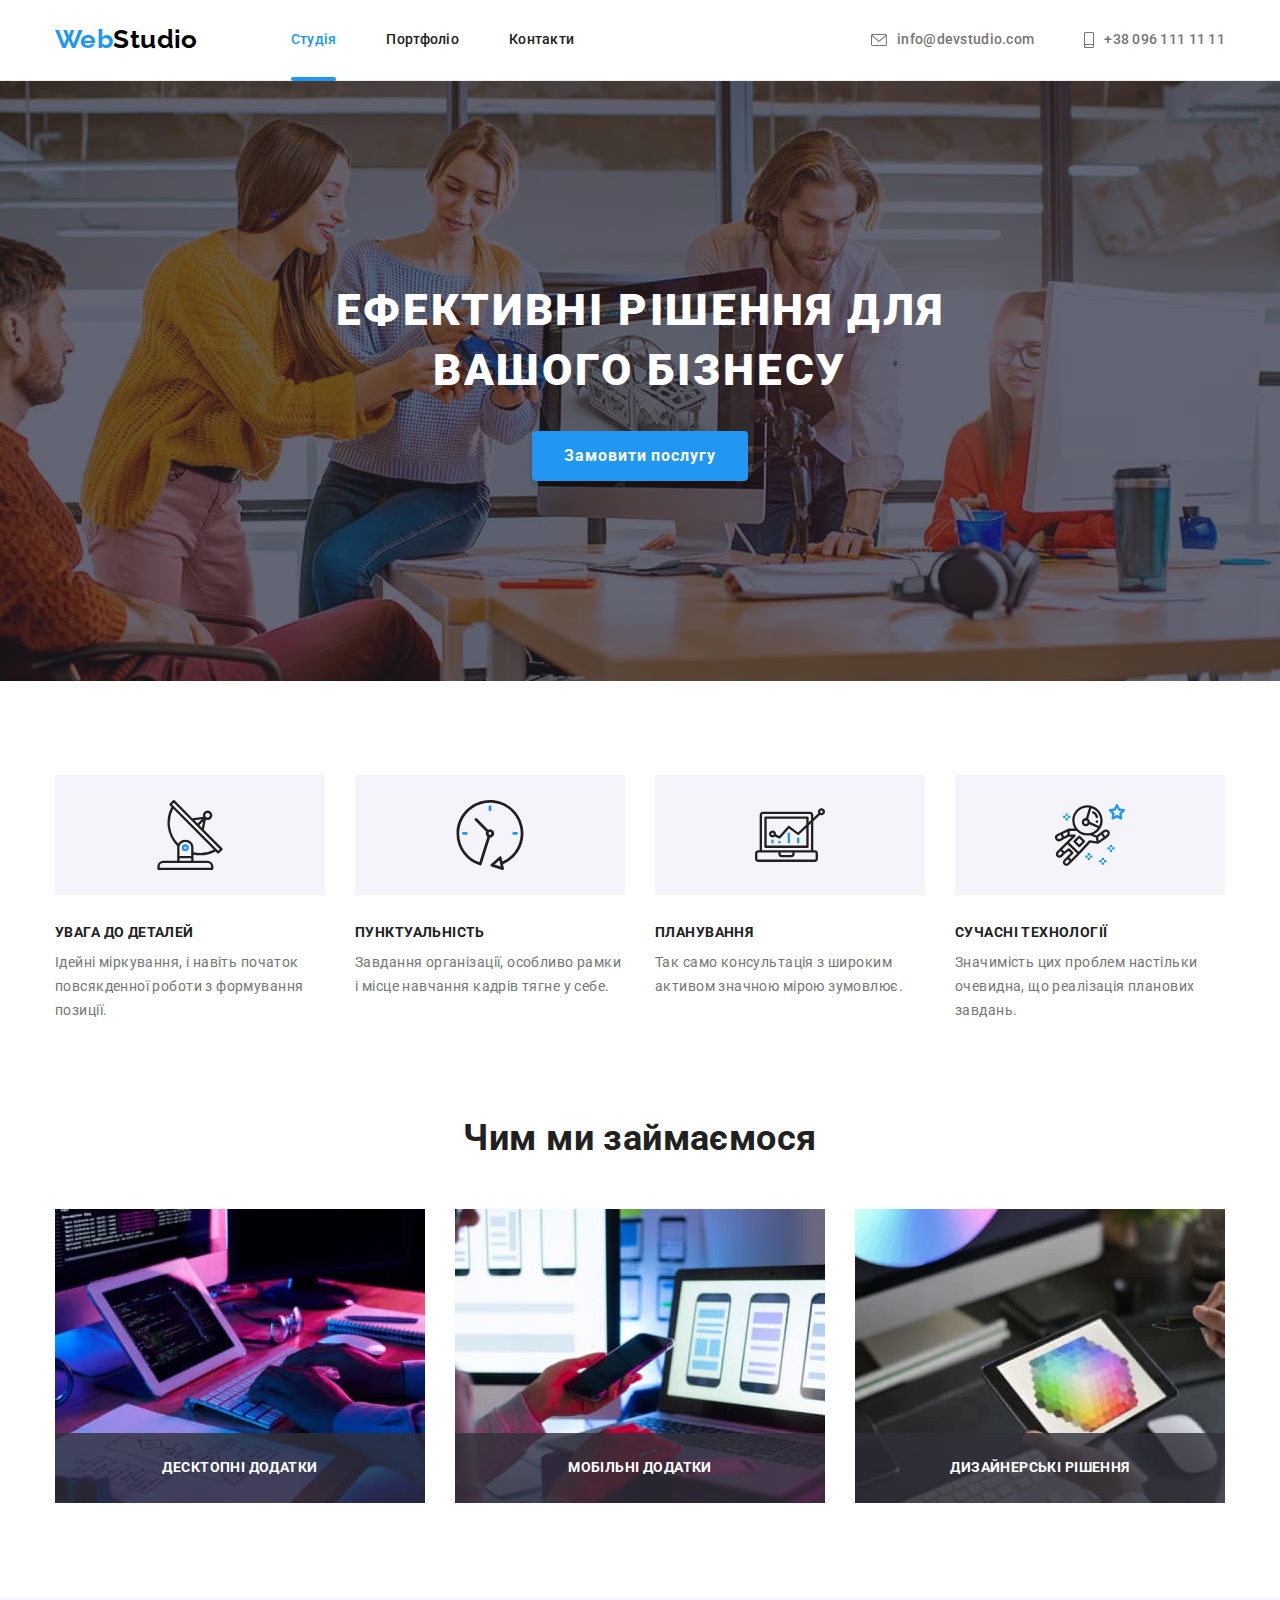
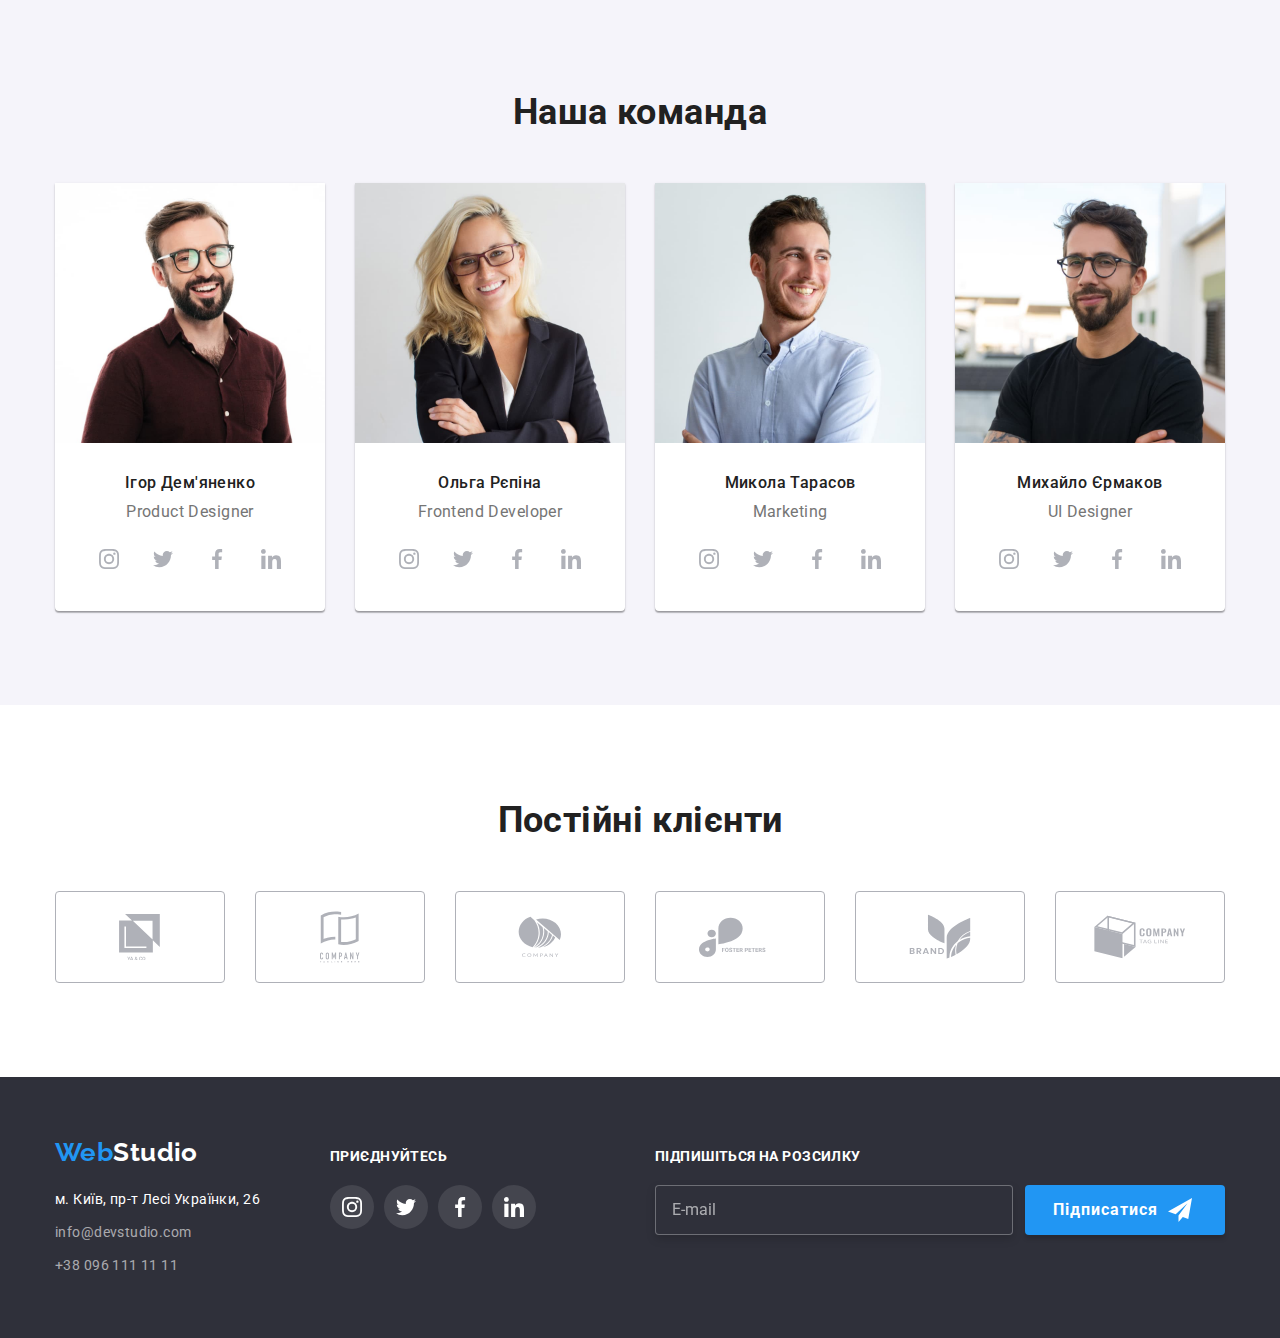
<file: index.html>
<!DOCTYPE html>
<html lang="uk">

<head>
    <meta charset="UTF-8">
    <meta http-equiv="X-UA-Compatible" content="IE=edge">
    <meta name="viewport" content="width=device-width, initial-scale=1.0">
    <title>Студія</title>
    <link rel="preconnect" href="https://fonts.googleapis.com">
    <link rel="preconnect" href="https://fonts.gstatic.com" crossorigin>
    <link
        href="https://fonts.googleapis.com/css2?family=Raleway:wght@700&family=Roboto:wght@400;500;700;900&display=swap"
        rel="stylesheet">
    <link rel="stylesheet"
        href="https://cdnjs.cloudflare.com/ajax/libs/modern-normalize/1.1.0/modern-normalize.min.css">
    <link rel="stylesheet" href="./css/styles.css">
</head>

<body>
    <!--Шапка сайта-->
    <header class="header">
        <div class="container header-container">
            <!-- Навигация на другие страницы -->
            <nav class="header-nav">
                <a class="header-logo link" lang="en" href="./index.html">Web<span
                        class="header-logo-text">Studio</span></a>
                <ul class="header-nav-items list">
                    <li class="header-nav-item"><a class="header-nav-link link current" href="./index.html">Студія</a>
                    </li>
                    <li class="header-nav-item"><a class="header-nav-link link" href="./portfolio.html">Портфоліо</a>
                    </li>
                    <li class="header-nav-item"><a class="header-nav-link link" href="#">Контакти</a></li>
                </ul>
            </nav>
            <!-- Контакты -->
            <ul class="heder-contact-items list">
                <li class="header-contact-item"><a class="header-contact-link link " href="mailto:info@devstudio.com"
                        aria-label="Надіслати Email" title="Надіслати Email">
                        <svg class="header-svg-envelope">
                            <use href="./images/icons.svg#icon-envelope"></use>
                        </svg>
                        info@devstudio.com</a>
                </li>
                <li class="header-contact-item"><a class="header-contact-link link" href="tel:+380961111111"
                        aria-label="Подзвонити" title="Подзвонити">
                        <svg class="header-svg-smartphone">
                            <use href="./images/icons.svg#icon-smartphone"></use>
                        </svg>
                        +38 096 111 11 11</a>
                </li>
            </ul>
        </div>
    </header>
    <!-- Уникальный контент страницы -->
    <main class="main">
        <!-- Секция Герой -->
        <section class="section hero">
            <div class="container">
                <h1 class="hero-title">Ефективні рішення для вашого бізнесу</h1>
                <button class="hero-btn hero-btn-text" type="button" data-modal-open>Замовити послугу</button>
            </div>
        </section>
        <!-- Секция приемущества -->
        <section class="section sсills">
            <div class="container">
                <h2 class="visually-hidden">Наші переваги</h2>
                <ul class="scills-items list">
                    <li class="scills-item">
                        <div class="scills-icons">
                            <svg class="scills-svg">
                                <use href="./images/icons.svg#icon-antenna"></use>
                            </svg>
                        </div>
                        <h3 class="scills-subtitle">Увага до деталей</h3>
                        <p class="scills-text">Ідейні міркування, і навіть початок повсякденної роботи з формування
                            позиції.
                        </p>
                    </li>
                    <li class="scills-item">
                        <div class="scills-icons">
                            <svg class="scills-svg">
                                <use href="./images/icons.svg#icon-clock"></use>
                            </svg>
                        </div>
                        <h3 class="scills-subtitle">Пунктуальність</h3>
                        <p class="scills-text">Завдання організації, особливо рамки і місце навчання кадрів тягне у
                            себе.
                        </p>
                    </li>
                    <li class="scills-item">
                        <div class="scills-icons">
                            <svg class="scills-svg">
                                <use href="./images/icons.svg#icon-diagram"></use>
                            </svg>
                        </div>
                        <h3 class="scills-subtitle">Планування</h3>
                        <p class="scills-text">Так само консультація з широким активом значною мірою зумовлює.</p>
                    </li>
                    <li class="scills-item">
                        <div class="scills-icons">
                            <svg class="scills-svg">
                                <use href="./images/icons.svg#icon-astronaut"></use>
                            </svg>
                        </div>
                        <h3 class="scills-subtitle">Сучасні технології</h3>
                        <p class="scills-text">Значимість цих проблем настільки очевидна, що реалізація планових
                            завдань.
                        </p>
                    </li>
                </ul>
            </div>
        </section>
        <!-- Секция направление деятельности -->
        <section class="section work">
            <div class="container">
                <h2 class="work-title">Чим ми займаємося</h2>
                <ul class="work-items list">
                    <li class="work-item">
                        <img class="work-image" src="./images/img_1.jpg" alt="Людина набирає текст на планшеті">
                        <h3 class="work-item-subtitle">Десктопні додатки</h3>
                    </li>

                    <li class="work-item">
                        <img class="work-image" src="./images/img_2.jpg" alt="На екрані ноутбука макети смартфонів">
                        <h3 class="work-item-subtitle">Мобільні додатки</h3>
                    </li>

                    <li class="work-item">
                        <img class="work-image" src="./images/img_3.jpg"
                            alt="Людина обирає колір графіки на екрані планшета">
                        <h3 class="work-item-subtitle">Дизайнерські рішення</h3>
                    </li>
                </ul>
            </div>
        </section>
        <!-- Секция команда сотрудников -->
        <section class="section team">
            <div class="container">
                <h2 class="team-title">Наша команда</h2>
                <ul class="team-items list">
                    <li class="team-item">
                        <img class="team-image" src="./images/prod_designer.jpg" alt="Фото Ігор Дем'яненко">
                        <div class="team-content">
                            <h3 class="team-subtitle">Ігор Дем'яненко</h3>
                            <p class="team-text" lang="en">Product Designer</p>
                            <ul class="team-social-items list">
                                <li class="team-social-item">
                                    <a class="team-social-link link" href="#" target="_blank"
                                        aria-label="Профіль Instagram" title="Профіль Instagram">
                                        <svg class="team-social-svg">
                                            <use href="./images/icons.svg#icon-instagram"></use>
                                        </svg>
                                    </a>
                                </li>
                                <li class="team-social-item">
                                    <a class="team-social-link link" href="#" target="_blank"
                                        aria-label="Профіль Twitter" title="Профіль Twitter">
                                        <svg class="team-social-svg">
                                            <use href="./images/icons.svg#icon-twitter"></use>
                                        </svg>
                                    </a>
                                </li>
                                <li class="team-social-item">
                                    <a class="team-social-link link" href="#" target="_blank"
                                        aria-label="Профіль Facebook" title="Профіль Facebook">
                                        <svg class="team-social-svg">
                                            <use href="./images/icons.svg#icon-facebook"></use>
                                        </svg>
                                    </a>
                                </li>
                                <li class="team-social-item">
                                    <a class="team-social-link link" href="#" target="_blank"
                                        aria-label="Профіль Linkedin" title="Профіль Linkedin">
                                        <svg class="team-social-svg">
                                            <use href="./images/icons.svg#icon-linkedin"></use>
                                        </svg>
                                    </a>
                                </li>
                            </ul>
                        </div>
                    </li>
                    <li class="team-item">
                        <img class="team-image" src="./images/developer.jpg" alt="Фото Ольга Рєпіна">
                        <div class="team-content">
                            <h3 class="team-subtitle">Ольга Рєпіна</h3>
                            <p class="team-text" lang="en">Frontend Developer</p>
                            <ul class="team-social-items list">
                                <li class="team-social-item">
                                    <a class="team-social-link link" href="#" target="_blank"
                                        aria-label="Профіль Instagram" title="Профіль Instagram">
                                        <svg class="team-social-svg">
                                            <use href="./images/icons.svg#icon-instagram"></use>
                                        </svg>
                                    </a>
                                </li>
                                <li class="team-social-item">
                                    <a class="team-social-link link" href="#" target="_blank"
                                        aria-label="Профіль Twitter" title="Профіль Twitter">
                                        <svg class="team-social-svg">
                                            <use href="./images/icons.svg#icon-twitter"></use>
                                        </svg>
                                    </a>
                                </li>
                                <li class="team-social-item">
                                    <a class="team-social-link link" href="#" target="_blank"
                                        aria-label="Профіль Facebook" title="Профіль Facebook">
                                        <svg class="team-social-svg">
                                            <use href="./images/icons.svg#icon-facebook"></use>
                                        </svg>
                                    </a>
                                </li>
                                <li class="team-social-item">
                                    <a class="team-social-link link" href="#" target="_blank"
                                        aria-label="Профіль Linkedin" title="Профіль Linkedin">
                                        <svg class="team-social-svg">
                                            <use href="./images/icons.svg#icon-linkedin"></use>
                                        </svg>
                                    </a>
                                </li>
                            </ul>
                        </div>
                    </li>
                    <li class="team-item">
                        <img class="team-image" src="./images/marketing.jpg" alt=" Фото Микола Тарасов">
                        <div class="team-content">
                            <h3 class="team-subtitle">Микола Тарасов</h3>
                            <p class="team-text" lang="en">Marketing</p>
                            <ul class="team-social-items list">
                                <li class="team-social-item">
                                    <a class="team-social-link link" href="#" target="_blank"
                                        aria-label="Профіль Instagram" title="Профіль Instagram">
                                        <svg class="team-social-svg">
                                            <use href="./images/icons.svg#icon-instagram"></use>
                                        </svg>
                                    </a>
                                </li>
                                <li class="team-social-item">
                                    <a class="team-social-link link" href="#" target="_blank"
                                        aria-label="Профіль Twitter" title="Профіль Twitter">
                                        <svg class="team-social-svg">
                                            <use href="./images/icons.svg#icon-twitter"></use>
                                        </svg>
                                    </a>
                                </li>
                                <li class="team-social-item">
                                    <a class="team-social-link link" href="#" target="_blank"
                                        aria-label="Профіль Facebook" title="Профіль Facebook">
                                        <svg class="team-social-svg">
                                            <use href="./images/icons.svg#icon-facebook"></use>
                                        </svg>
                                    </a>
                                </li>
                                <li class="team-social-item">
                                    <a class="team-social-link link" href="#" target="_blank"
                                        aria-label="Профіль Linkedin" title="Профіль Linkedin">
                                        <svg class="team-social-svg">
                                            <use href="./images/icons.svg#icon-linkedin"></use>
                                        </svg>
                                    </a>
                                </li>
                            </ul>
                        </div>
                    </li>
                    <li class="team-item">
                        <img class="team-image" src="./images/ui_designer.jpg" alt="Фото Михайло Єрмаков">
                        <div class="team-content">
                            <h3 class="team-subtitle">Михайло Єрмаков</h3>
                            <p class="team-text" lang="en">UI Designer</p>
                            <ul class="team-social-items list">
                                <li class="team-social-item">
                                    <a class="team-social-link link" href="#" target="_blank"
                                        aria-label="Профіль Instagram" title="Профіль Instagram">
                                        <svg class="team-social-svg">
                                            <use href="./images/icons.svg#icon-instagram"></use>
                                        </svg>
                                    </a>
                                </li>
                                <li class="team-social-item">
                                    <a class="team-social-link link" href="#" target="_blank"
                                        aria-label="Профіль Twitter" title="Профіль Twitter">
                                        <svg class="team-social-svg">
                                            <use href="./images/icons.svg#icon-twitter"></use>
                                        </svg>
                                    </a>
                                </li>
                                <li class="team-social-item">
                                    <a class="team-social-link link" href="#" target="_blank"
                                        aria-label="Профіль Facebook" title="Профіль Facebook">
                                        <svg class="team-social-svg">
                                            <use href="./images/icons.svg#icon-facebook"></use>
                                        </svg>
                                    </a>
                                </li>
                                <li class="team-social-item">
                                    <a class="team-social-link link" href="#" target="_blank"
                                        aria-label="Профіль Linkedin" title="Профіль Linkedin">
                                        <svg class="team-social-svg">
                                            <use href="./images/icons.svg#icon-linkedin"></use>
                                        </svg>
                                    </a>
                                </li>
                            </ul>
                        </div>
                    </li>
                </ul>
            </div>
        </section>
        <!-- Секция постоянныех клиентов -->
        <section class="section clients">
            <div class="container">
                <h2 class="clients-title">Постійні клієнти</h2>
                <ul class="clients-items list">
                    <li class="clients-item">
                        <a class="clients-item-link link" href="" aria-label="YA & CO" title="YA & CO">
                            <svg class="clients-item-svg svg-company_1">
                                <use href="./images/icons.svg#icon-company_1"></use>
                            </svg>
                        </a>
                    </li>
                    <li class="clients-item">
                        <a class="clients-item-link link" href="" aria-label="Company tagline here"
                            title="Company tagline here">
                            <svg class="clients-item-svg svg-company_2">
                                <use href="./images/icons.svg#icon-company_2"></use>
                            </svg>
                        </a>
                    </li>
                    <li class="clients-item">
                        <a class="clients-item-link link" href="" aria-label="Company" title="Company">
                            <svg class="clients-item-svg svg-company_3">
                                <use href="./images/icons.svg#icon-company_3"></use>
                            </svg>
                        </a>
                    </li>
                    <li class="clients-item">
                        <a class="clients-item-link link" href="" aria-label="Foster Peters" title="Foster Peters">
                            <svg class="clients-item-svg svg-company_4">
                                <use href="./images/icons.svg#icon-company_4"></use>
                            </svg>
                        </a>
                    </li>
                    <li class="clients-item">
                        <a class="clients-item-link link" href="" aria-label="Brand" title="Brand">
                            <svg class="clients-item-svg svg-company_5">
                                <use href="./images/icons.svg#icon-company_5"></use>
                            </svg>
                        </a>
                    </li>
                    <li class="clients-item">
                        <a class="clients-item-link link" href="" aria-label="Company Tag Line"
                            title="Company Tag Line">
                            <svg class="clients-item-svg svg-company_6">
                                <use href="./images/icons.svg#icon-company_6"></use>
                            </svg>
                        </a>
                    </li>
                </ul>
            </div>
        </section>
    </main>
    <!-- Подвал сайта-->
    <footer class="footer">
        <div class="container">
            <div class="footer-items-flex">
                <div class="footer-item-address">
                    <a class="footer-logo link" lang="en" href="./index.html">Web<span
                            class="footer-logo-text">Studio</span></a>
                    <!-- Адрес компании -->
                    <address class="footer-address">
                        <ul class="footer-address-items list">
                            <li class="address-item"><a class="address-link footer-address-contact link" href="
                                            https://goo.gl/maps/CPtrU1FHBa2aNyZL9" target="_blank"
                                    rel="noopener noreferrer nofollow">м.
                                    Київ, пр-т Лесі
                                    Українки, 26</a></li>
                            <li class="address-item"><a class="address-link link"
                                    href="mailto:info@devstudio.com">info@devstudio.com</a>
                            </li>
                            <li class="address-item"><a class="address-link link" href="tel:+380961111111">+38 096 111
                                    11 11</a>
                            </li>
                        </ul>
                    </address>
                </div>
                <div class="footer-item-social">
                    <h2 class="footer-social-subtitle">Приєднуйтесь</h2>
                    <ul class="footer-social-items list ">
                        <li class="footer-social-item">
                            <a class="footer-social-link link" href="#" target="_blank" aria-label="Логотип Instagram"
                                title="Підписуйтесь у Instagram">
                                <svg class="footer-social-svg">
                                    <use href="./images/icons.svg#icon-instagram"></use>
                                </svg>
                            </a>
                        </li>
                        <li class="footer-social-item">
                            <a class="footer-social-link link" href="#" target="_blank" aria-label="Логотип Twitter"
                                title="Підписуйтесь у Twitter">
                                <svg class="footer-social-svg">
                                    <use href="./images/icons.svg#icon-twitter"></use>
                                </svg>
                            </a>
                        </li>
                        <li class="footer-social-item">
                            <a class="footer-social-link link" href="#" target="_blank" aria-label="Логотип Facebook"
                                title="Підписуйтесь у Facebook">
                                <svg class="footer-social-svg">
                                    <use href="./images/icons.svg#icon-facebook"></use>
                                </svg>
                            </a>
                        </li>
                        <li class="footer-social-item">
                            <a class="footer-social-link link" href="#" target="_blank" aria-label="Логотип Linkedin"
                                title="Підписуйтесь у Linkedin">
                                <svg class="footer-social-svg">
                                    <use href="./images/icons.svg#icon-linkedin"></use>
                                </svg>
                            </a>
                        </li>
                    </ul>
                </div>
                <form class="footer-form-subscribe">
                    <div class="footer-subscribe-flex">
                        <h2 class="visually-hidden">Підписатися на розсилку</h2>
                        <label class="footer-label-subscribe" for="subscribe-email">Підпишіться на розсилку</label>
                        <input class="footer-eamil-subscribe" type="email" name="subscribe-email" id="subscribe-email"
                            placeholder="E-mail" required>
                    </div>
                    <button class="footer-button-subscribe" type="submit">Підписатися
                        <svg class="svg-button-subscribe">
                            <use href="./images/icons.svg#icon-telegram"></use>
                        </svg>
                    </button>
                </form>
            </div>
        </div>
    </footer>
    <div class="backdrop is-hidden" data-modal>
        <div class="modal">
            <button class="modal-close-btn" type="button" data-modal-close>
                <svg class="svg-modal-close">
                    <use href="./images/icons.svg#icon-closemodal"></use>
                </svg>
            </button>
            <form class="form">
                <p class="form-title">Залиште свої дані, ми вам передзвонимо</p>
                <div class="form-input-container">
                    <div class="form-field">
                        <label class="form-label" for="name">Ім'я</label>
                        <input class="form-input" type="text" name="name" id="name" required>
                        <svg class="svg-form-input">
                            <use href="./images/icons.svg#icon-person"></use>
                        </svg>
                    </div>
                    <div class="form-field">
                        <label class="form-label" for="tel">Телефон</label>
                        <input class="form-input" type="tel" name="tel" id="tel" required>
                        <svg class="svg-form-input">
                            <use href="./images/icons.svg#icon-phone"></use>
                        </svg>
                    </div>
                    <div class="form-field">
                        <label class="form-label" for="email">Пошта</label>
                        <input class="form-input" type="email" name="email" id="email" required>
                        <svg class="svg-form-input">
                            <use href="./images/icons.svg#icon-email"></use>
                        </svg>
                    </div>
                    <div class="form-field">
                        <label class="form-label" for="comment">Коментар</label>
                        <textarea class="comment" name="comment" placeholder="Введіть текст" id="comment"></textarea>
                    </div>
                </div>
                <div class="form-checkbox-container">
                    <label class="form-checkbox-label" for="policy">
                        <input class="form-checkbox-input" type="checkbox" name="policy" id="policy">
                        <svg class="svg-form-checkbox">
                            <use href="./images/icons.svg#icon-check"></use>
                        </svg>
                        <span class="form-checkbox-text">Погоджуюся з розсилкою та приймаю</span>&nbsp;
                        <a class="form-checkbox-link" href="#">Умови договору</a>
                    </label>
                </div>
                <button class="form-button" type="submit">Відправити</button>
            </form>
        </div>
    </div>
    <script src="./js/modal.js"></script>
</body>

</html>
</file>
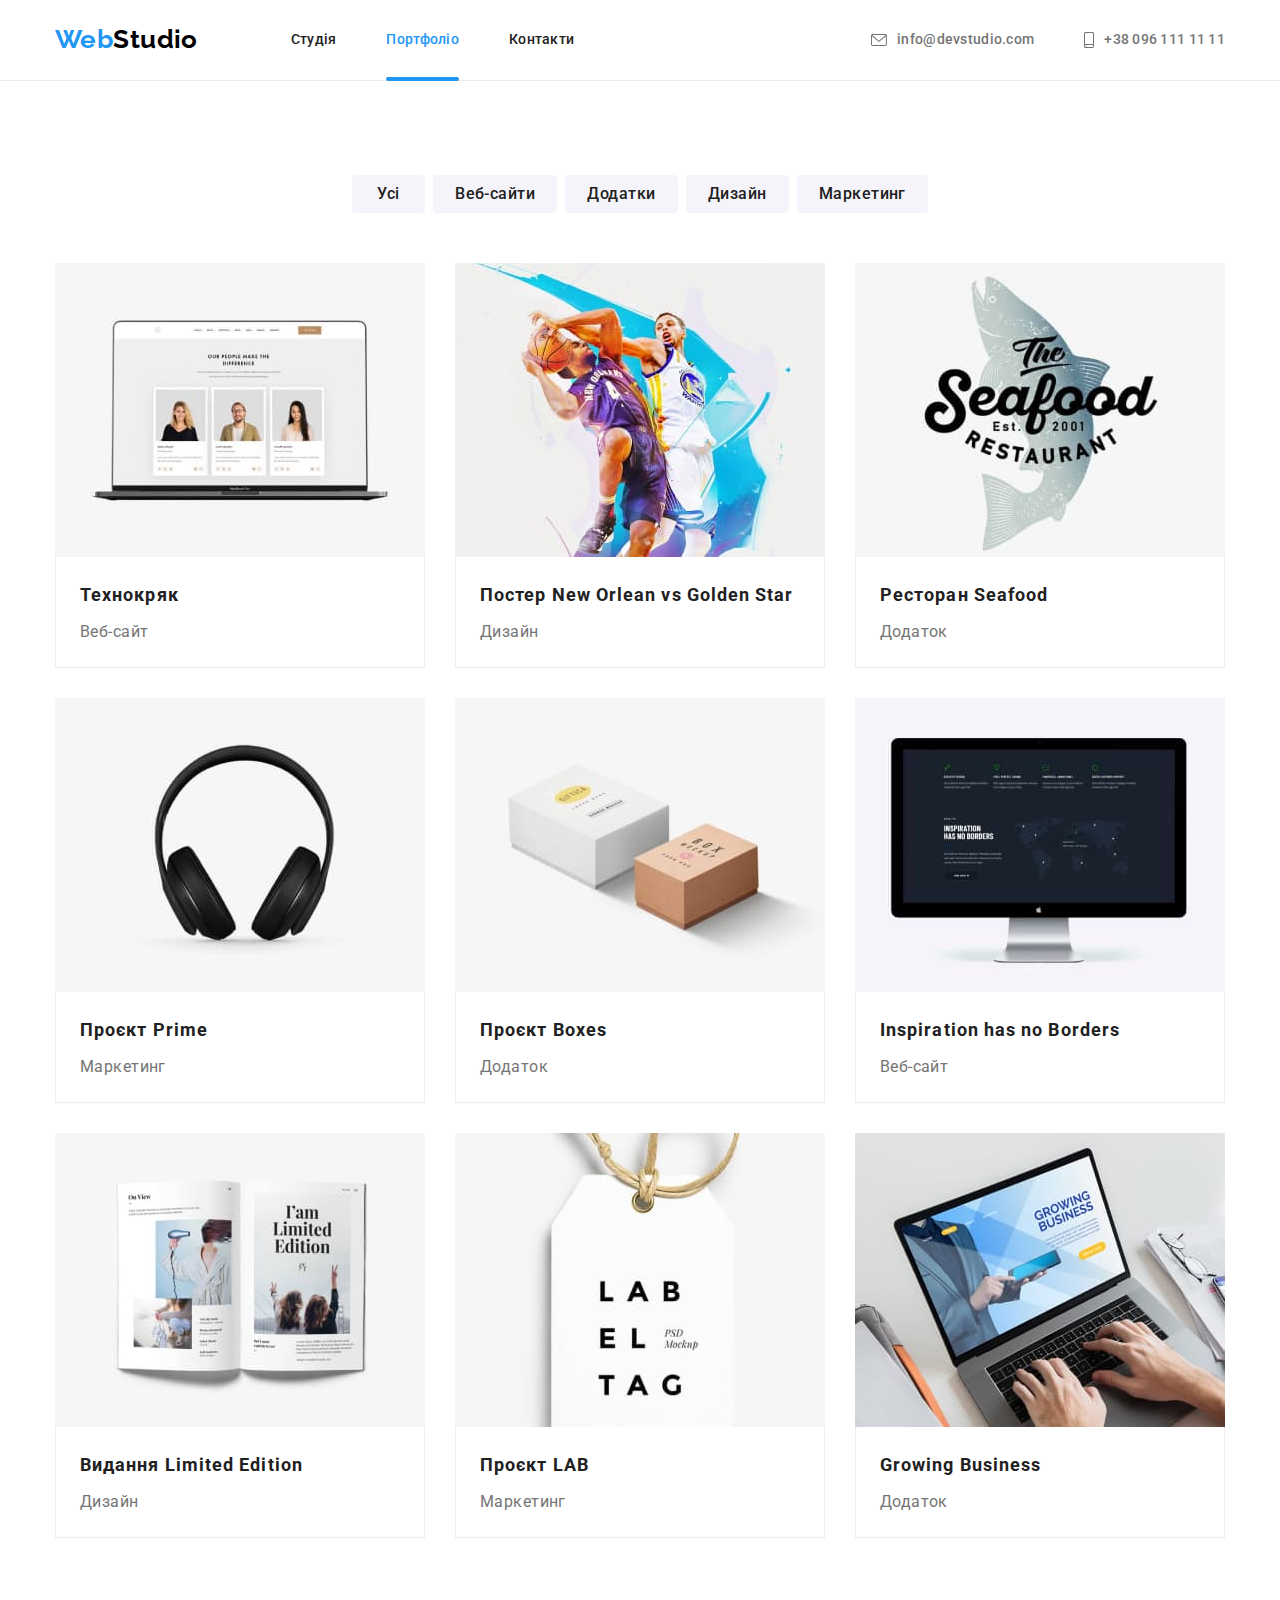
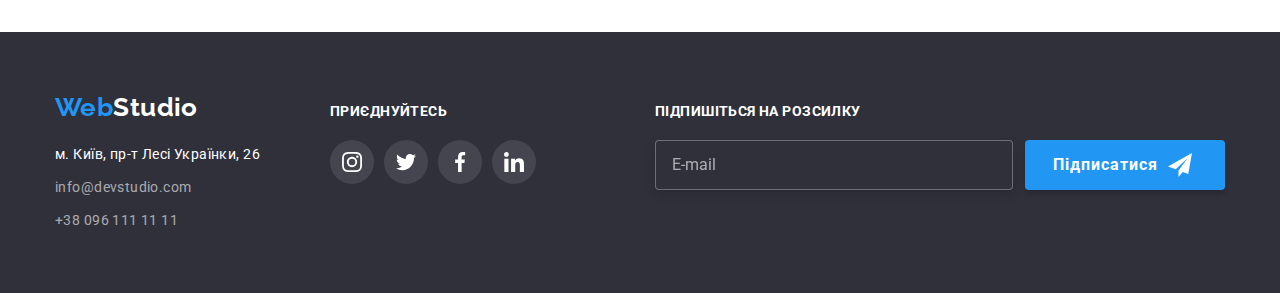
<file: portfolio.html>
<!DOCTYPE html>
<html lang="uk">

<head>
    <meta charset="UTF-8">
    <meta http-equiv="X-UA-Compatible" content="IE=edge">
    <meta name="viewport" content="width=device-width, initial-scale=1.0">
    <title>Портфоліо</title>
    <link rel="preconnect" href="https://fonts.googleapis.com">
    <link rel="preconnect" href="https://fonts.gstatic.com" crossorigin>
    <link
        href="https://fonts.googleapis.com/css2?family=Raleway:wght@700&family=Roboto:wght@400;500;700;900&display=swap"
        rel="stylesheet">
    <link rel="stylesheet"
        href="https://cdnjs.cloudflare.com/ajax/libs/modern-normalize/1.1.0/modern-normalize.min.css">
    <link rel="stylesheet" href="css/styles.css">
</head>

<body>
    <!--Шапка сайта-->
    <header class="header">
        <div class="container header-container">
            <!-- Навигация на другие страницы -->
            <nav class="header-nav">
                <a class="header-logo link" lang="en" href="./index.html">Web<span
                        class="header-logo-text">Studio</span></a>
                <ul class="header-nav-items list">
                    <li class="header-nav-item"><a class="header-nav-link link" href="./index.html">Студія</a>
                    </li>
                    <li class="header-nav-item"><a class="header-nav-link link current"
                            href="./portfolio.html">Портфоліо</a>
                    </li>
                    <li class="header-nav-item"><a class="header-nav-link link" href="#">Контакти</a></li>
                </ul>
            </nav>
            <!-- Контакты -->
            <ul class="heder-contact-items list">
                <li class="header-contact-item"><a class="header-contact-link link " href="mailto:info@devstudio.com"
                        aria-label="Надіслати Email" title="Надіслати Email">
                        <svg class="header-svg-envelope">
                            <use href="./images/icons.svg#icon-envelope"></use>
                        </svg>
                        info@devstudio.com</a>
                </li>
                <li class="header-contact-item"><a class="header-contact-link link" href="tel:+380961111111"
                        aria-label="Подзвонити" title="Подзвонити">
                        <svg class="header-svg-smartphone">
                            <use href="./images/icons.svg#icon-smartphone"></use>
                        </svg>
                        +38 096 111 11 11</a>
                </li>
            </ul>
        </div>
    </header>
    <!-- Уникальный контент страницы -->
    <main>
        <!-- Секция портфолио -->
        <section class="section portfolio">
            <div class="container">
                <h1 class="visually-hidden">Портфоліо</h1>
                <!-- Фильтр на странице портфолио -->
                <ul class="filter-items list">
                    <li class="filter-item"><button class="filter-button" type="button">Усі</button></li>
                    <li class="filter-item"><button class="filter-button" type="button">Веб-сайти</button></li>
                    <li class="filter-item"><button class="filter-button" type="button">Додатки</button></li>
                    <li class="filter-item"><button class="filter-button" type="button">Дизайн</button></li>
                    <li class="filter-item"><button class="filter-button" type="button">Маркетинг</button></li>
                </ul>
                <!-- Готовые проекты -->
                <ul class="cards-items list">
                    <li class="card-item">
                        <a class="card-link link" href="">
                            <div class="card-link-overlay">
                                <img class="card-image" src="images/techno_crack.jpg" alt="Ноутбук з картками">
                                <p class="card-link-text">Ресурс пропонує комплексні пропозиції з різним рівнем
                                    функціоналу та сервісів. Все це дозволить відвідувачу отримати
                                    вичерпні відомості про компанію чи приватну особу.</p>
                            </div>
                            <div class="card-content">
                                <h2 class="card-subtitle">Технокряк</h2>
                                <p class="card-text">Веб-сайт</p>
                            </div>
                        </a>
                    </li>
                    <li class="card-item">
                        <a class="card-link link" href="">
                            <div class="card-link-overlay">
                                <img class="card-image" src="images/orlean_star.jpg" alt="Два баскетболісти у стрибку">
                                <p class="card-link-text">Ресурс пропонує комплексні пропозиції з різним рівнем
                                    функціоналу та сервісів. Все це дозволить відвідувачу отримати
                                    вичерпні відомості про компанію чи приватну особу.</p>
                            </div>
                            <div class="card-content">
                                <h2 class="card-subtitle">Постер New Orlean vs Golden Star</h2>
                                <p class="card-text">Дизайн</p>
                            </div>
                        </a>
                    </li>
                    <li class="card-item">
                        <a class="card-link link" href="">
                            <div class="card-link-overlay">
                                <img class="card-image" src="images/sea_food.jpg" alt="Логотип ресторану">
                                <p class="card-link-text">Ресурс пропонує комплексні пропозиції з різним рівнем
                                    функціоналу та сервісів. Все це дозволить відвідувачу отримати
                                    вичерпні відомості про компанію чи приватну особу.</p>
                            </div>
                            <div class="card-content">
                                <h2 class="card-subtitle">Ресторан Seafood</h2>
                                <p class="card-text">Додаток</p>
                            </div>
                        </a>
                    </li>
                    <li class="card-item">
                        <a class="card-link link" href="">
                            <div class="card-link-overlay">
                                <img class="card-image" src="images/prime.jpg" alt="Великі навушники">
                                <p class="card-link-text">Ресурс пропонує комплексні пропозиції з різним рівнем
                                    функціоналу та сервісів. Все це дозволить відвідувачу отримати
                                    вичерпні відомості про компанію чи приватну особу.</p>
                            </div>
                            <div class="card-content">
                                <h2 class="card-subtitle">Проєкт Prime</h2>
                                <p class="card-text">Маркетинг</p>
                            </div>
                        </a>
                    </li>
                    <li class="card-item">
                        <a class="card-link link" href="">
                            <div class="card-link-overlay">
                                <img class="card-image" src="images/boxes.jpg" alt="Дві коробки">
                                <p class="card-link-text">Ресурс пропонує комплексні пропозиції з різним рівнем
                                    функціоналу та сервісів. Все це дозволить відвідувачу отримати
                                    вичерпні відомості про компанію чи приватну особу.</p>
                            </div>
                            <div class="card-content">
                                <h2 class="card-subtitle">Проєкт Boxes</h2>
                                <p class="card-text">Додаток</p>
                            </div>
                        </a>
                    </li>
                    <li class="card-item">
                        <a class="card-link link" href="">
                            <div class="card-link-overlay">
                                <img class="card-image" src="images/inspiration.jpg"
                                    alt="Дизайн сайту на моніторі комп'ютера">
                                <p class="card-link-text">Ресурс пропонує комплексні пропозиції з різним рівнем
                                    функціоналу та сервісів. Все це дозволить відвідувачу отримати
                                    вичерпні відомості про компанію чи приватну особу.</p>
                            </div>
                            <div class="card-content">
                                <h2 class="card-subtitle">Inspiration has no Borders</h2>
                                <p class="card-text">Веб-сайт</p>
                            </div>
                        </a>
                    </li>
                    <li class="card-item">
                        <a class="card-link link" href="">
                            <div class="card-link-overlay">
                                <img class="card-image" src="images/limit_edit.jpg" alt="Відкрита книга з ілюстраціями">
                                <p class="card-link-text">Ресурс пропонує комплексні пропозиції з різним рівнем
                                    функціоналу та сервісів. Все це дозволить відвідувачу отримати
                                    вичерпні відомості про компанію чи приватну особу.</p>
                            </div>
                            <div class="card-content">
                                <h2 class="card-subtitle">Видання Limited Edition</h2>
                                <p class="card-text">Дизайн</p>
                            </div>
                        </a>
                    </li>
                    <li class="card-item">
                        <a class="card-link link" href="">
                            <div class="card-link-overlay">
                                <img class="card-image" src="images/lab.jpg" alt="Бірка з логотипом компанії">
                                <p class="card-link-text">Ресурс пропонує комплексні пропозиції з різним рівнем
                                    функціоналу та сервісів. Все це дозволить відвідувачу отримати
                                    вичерпні відомості про компанію чи приватну особу.</p>
                            </div>
                            <div class="card-content">
                                <h2 class="card-subtitle">Проєкт LAB</h2>
                                <p class="card-text">Маркетинг</p>
                            </div>
                        </a>
                    </li>
                    <li class="card-item">
                        <a class="card-link link" href="">
                            <div class="card-link-overlay">
                                <img class="card-image" src="images/bisiness.jpg"
                                    alt="Людина набирає текст на ноутбуці">
                                <p class="card-link-text">Ресурс пропонує комплексні пропозиції з різним рівнем
                                    функціоналу та сервісів. Все це дозволить відвідувачу отримати
                                    вичерпні відомості про компанію чи приватну особу.</p>
                            </div>
                            <div class="card-content">
                                <h2 class="card-subtitle">Growing Business</h2>
                                <p class="card-text">Додаток</p>
                            </div>
                        </a>
                    </li>
                </ul>
            </div>
        </section>
    </main>
    <!-- Подвал сайта-->
    <footer class="footer">
        <div class="container">
            <div class="footer-items-flex">
                <div class="footer-item-address">
                    <a class="footer-logo link" lang="en" href="./index.html">Web<span
                            class="footer-logo-text">Studio</span></a>
                    <!-- Адрес компании -->
                    <address class="footer-address">
                        <ul class="footer-address-items list">
                            <li class="address-item"><a class="address-link footer-address-contact link" href="
                                                https://goo.gl/maps/CPtrU1FHBa2aNyZL9" target="_blank"
                                    rel="noopener noreferrer nofollow">м.
                                    Київ, пр-т Лесі
                                    Українки, 26</a></li>
                            <li class="address-item"><a class="address-link link"
                                    href="mailto:info@devstudio.com">info@devstudio.com</a>
                            </li>
                            <li class="address-item"><a class="address-link link" href="tel:+380961111111">+38 096 111
                                    11 11</a>
                            </li>
                        </ul>
                    </address>
                </div>
                <div class="footer-item-social">
                    <h2 class="footer-social-subtitle">Приєднуйтесь</h2>
                    <ul class="footer-social-items list ">
                        <li class="footer-social-item">
                            <a class="footer-social-link link" href="#" target="_blank" aria-label="Логотип Instagram"
                                title="Підписуйтесь у Instagram">
                                <svg class="footer-social-svg">
                                    <use href="./images/icons.svg#icon-instagram"></use>
                                </svg>
                            </a>
                        </li>
                        <li class="footer-social-item">
                            <a class="footer-social-link link" href="#" target="_blank" aria-label="Логотип Twitter"
                                title="Підписуйтесь у Twitter">
                                <svg class="footer-social-svg">
                                    <use href="./images/icons.svg#icon-twitter"></use>
                                </svg>
                            </a>
                        </li>
                        <li class="footer-social-item">
                            <a class="footer-social-link link" href="#" target="_blank" aria-label="Логотип Facebook"
                                title="Підписуйтесь у Facebook">
                                <svg class="footer-social-svg">
                                    <use href="./images/icons.svg#icon-facebook"></use>
                                </svg>
                            </a>
                        </li>
                        <li class="footer-social-item">
                            <a class="footer-social-link link" href="#" target="_blank" aria-label="Логотип Linkedin"
                                title="Підписуйтесь у Linkedin">
                                <svg class="footer-social-svg">
                                    <use href="./images/icons.svg#icon-linkedin"></use>
                                </svg>
                            </a>
                        </li>
                    </ul>
                </div>
                <form class="footer-form-subscribe">
                    <div class="footer-subscribe-flex">
                        <h2 class="visually-hidden">Підписатися на розсилку</h2>
                        <label class="footer-label-subscribe" for="subscribe-email">Підпишіться на розсилку</label>
                        <input class="footer-eamil-subscribe" type="email" name="subscribe-email" id="subscribe-email"
                            placeholder="E-mail" required>
                    </div>
                    <button class="footer-button-subscribe" type="submit">Підписатися
                        <svg class="svg-button-subscribe">
                            <use href="./images/icons.svg#icon-telegram"></use>
                        </svg>
                    </button>
                </form>
            </div>
        </div>
    </footer>
</body>

</html>
</file>
<file: css/styles.css>
/* General styles */
:root {
    --primary-text-color: #212121;
    --secondary-text-color: #757575;
    --primary-white-color: #ffffff;
    --secondary-black-color: #000000;
    --accent-color: #2196F3;
    --button-active-color: #188CE8;
    --footer-bg-color: #2F303A;
    --footer-contact-color: rgba(255, 255, 255, 0.6);
    --work-subtitle-color: rgba(47, 48, 58, 0.8);
    --secondary-bg-color: #F5F4FA;
    --header-line-color: #ECECEC;
    --bottom-border-card: #EEEEEE;
    --social-team-color: #AFB1B8;
    --hero-overlay-color: #C4C4C4;
    --main-font: 'Roboto', sans-serif;
    --secondary-font: 'Raleway', sans-serif;
    --card-set-gap: 30px;
    --social-item-gap: 10px;
}

body {
    background-color: var(--primary-white-color);
    color: var(--primary-text-color);
    font-family: var(--main-font);

    font-size: 14px;
    letter-spacing: 0.03em;
    line-height: 1.14;
}

/* убираем точки списков */

.list {
    list-style: none;
    padding-left: 0;
    margin: 0;
}

/* убираем подчеркивание ссылок */

.link {
    text-decoration: none;
    color: inherit;
}

/* делаем активную страницу */

.header-nav-link.link.current {
    color: var(--accent-color);
}

/* скрываем заголовки h1 и h2 на странице*/

.visually-hidden {
    position: absolute;
    white-space: nowrap;
    width: 1px;
    height: 1px;
    overflow: hidden;
    border: 0;
    padding: 0;
    clip: rect(0 0 0 0);
    clip-path: inset(50%);
    margin: -1px;
}

/* глобальный сброс margin, padding */

h1,
h2,
h3,
h4,
h5,
h6,
p,
ul,
a,
img,
button,
input {
    margin: 0;
    padding: 0;
}

img {
    display: block;
    max-width: 100%;
    height: auto;
}

a {
    display: inline-block;
}

/* Свойства для обнуления курсива у address */
address {
    font-style: normal;
}

button {
    border: none;
}

/* общий класс .container для центрирования и ограничения контента по ширине */

.container {
    max-width: 1200px;
    padding-left: 15px;
    padding-right: 15px;
    margin-left: auto;
    margin-right: auto;
}

.section {
    padding-top: 94px;
    padding-bottom: 94px;
}

.section.work {
    padding-top: 0;
}

/* ----------------------Header---------------------------- */

.header {
    border-bottom: 1px solid var(--header-line-color);
}

.container.header-container {
    display: flex;
    align-items: center;
}

.header-nav {
    display: flex;
    align-items: center;
}

.header-nav-items {
    display: flex;
    margin-left: 93px;
}

.header-nav-item:not(:last-child) {
    margin-right: 50px;
}

.header-nav-item .header-nav-link {
    position: relative;
    display: block;
    padding-top: 32px;
    padding-bottom: 32px;

    font-weight: 500;
    letter-spacing: 0.02em;
    color: inherit;

    transition: color 250ms cubic-bezier(0.4, 0, 0.2, 1);
}

.header-nav-item .header-nav-link:hover,
.header-nav-item .header-nav-link:focus {
    color: var(--accent-color);
}

.header-nav-item .header-nav-link.current::after {
    position: absolute;
    display: block;
    content: '';
    bottom: -1px;
    left: 0;

    width: 100%;
    height: 4px;

    border-radius: 2px;
    background-color: var(--accent-color);
}


.heder-contact-items.list {
    display: flex;
    margin-left: auto;
}

.heder-contact-items .header-contact-item+.header-contact-item {
    margin-left: 50px;
}

.header-logo,
.footer-logo {
    font-family: var(--secondary-font);
    font-weight: 700;
    font-size: 26px;
    line-height: 1.2;
    color: var(--accent-color);

}

.header-logo {
    padding-top: 24px;
    padding-bottom: 25px;
}

.header-logo-text {
    color: var(--secondary-black-color);
}

.header-contact-link:hover,
.header-contact-link:focus {
    color: var(--accent-color);
}

.header-contact-link {
    display: inline-flex;
    align-items: center;
    font-weight: 500;
    letter-spacing: 0.02em;
    color: var(--secondary-text-color);
    padding-top: 32px;
    padding-bottom: 32px;

    transition: color 250ms cubic-bezier(0.4, 0, 0.2, 1);
}

.header-svg-envelope {
    margin-right: 10px;
    width: 16px;
    height: 12px;
    fill: currentColor;
}

.header-svg-smartphone {
    margin-right: 10px;
    width: 10px;
    height: 16px;
    fill: currentColor;
}


/* ----------------------------Section hero--------------------------- */

.hero {
    padding-top: 200px;
    padding-bottom: 200px;
    text-align: center;
    background-color: var(--hero-overlay-color);
    color: var(--primary-white-color);

    max-width: 1600px;
    margin-left: auto;
    margin-right: auto;

    background-image: linear-gradient(to right, rgba(47, 48, 58, 0.4), rgba(47, 48, 58, 0.4)), url(../images/hero.jpg);
    background-repeat: no-repeat;
    background-position: center;
    background-size: cover;
}

.hero-title {
    margin-bottom: 30px;
    margin-left: auto;
    margin-right: auto;
    max-width: 696px;
    font-weight: 900;
    font-size: 44px;
    line-height: 1.36;
    letter-spacing: 0.06em;
    text-transform: uppercase;
}

.hero-btn {
    display: inline-block;
    font-family: inherit;
    border-radius: 4px;
    cursor: pointer;
    background-color: var(--accent-color);
    box-shadow: 0px 4px 4px rgba(0, 0, 0, 0.15);
    min-width: 216px;
    padding-left: 32px;
    padding-right: 32px;
    padding-top: 10px;
    padding-bottom: 10px;
    border: transparent;

    transition: background-color 250ms cubic-bezier(0.4, 0, 0.2, 1);
}

.hero-btn:hover,
.hero-btn:focus {
    background: var(--button-active-color);
    box-shadow: 0px 4px 4px rgba(0, 0, 0, 0.15);
    border-radius: 4px;
    cursor: pointer;
}

.hero-btn.hero-btn-text {
    font-weight: 700;
    font-size: 16px;
    line-height: 1.88;
    letter-spacing: 0.06em;
    color: var(--primary-white-color);
}

/* -----------------------Section scills---------------------------- */

.scills-items {
    display: flex;
    gap: var(--card-set-gap);
}

.scills-item {
    flex-basis: calc((100% - 3 * var(--card-set-gap)) / 4);
}

.scills-subtitle {
    margin-bottom: 10px;
    font-weight: 700;
    text-transform: uppercase;
    font-size: 14px;
}

.scills-text {
    color: var(--secondary-text-color);
    line-height: 1.71;
}

.scills-icons {
    display: flex;
    height: 120px;
    align-items: center;
    justify-content: center;
    margin-bottom: 30px;
    background-color: var(--secondary-bg-color);
}

.scills-svg {
    width: 70px;
    height: 70px;
}

/* --------------------------Section work--------------------------------- */

.work-title,
.team-title,
.clients-title {
    font-weight: 700;
    font-size: 36px;
    line-height: 1.17;
    text-align: center;
    margin-bottom: 50px;
}

.work-items,
.team-items {
    display: flex;
    margin-left: calc(-1 * var(--card-set-gap));
}

.work-item {
    position: relative;
    flex-basis: calc(100% / 3 - var(--card-set-gap));
    margin-left: var(--card-set-gap);
}

.work-item-subtitle {
    position: absolute;
    width: 100%;
    bottom: 0;
    left: 0;
    padding-top: 27px;
    padding-bottom: 27px;

    font-size: 14px;
    text-align: center;
    text-transform: uppercase;

    color: var(--primary-white-color);
    background-color: var(--work-subtitle-color);
}

/* -------------------------Section team------------------------------- */

.team {
    background-color: var(--secondary-bg-color);
}

.team-item {
    flex-basis: calc((100% / 4) - var(--card-set-gap));
    margin-left: var(--card-set-gap);
}

.team-content {
    padding-top: var(--card-set-gap);
    padding-bottom: var(--card-set-gap);
    padding-left: 32px;
    padding-right: 32px;
    text-align: center;
    line-height: 1.19;
}

.team-subtitle {
    font-weight: 500;
    margin-bottom: 10px;
    font-size: 16px;
}

.team-text {
    color: var(--secondary-text-color);
    font-size: 16px;
    margin-bottom: 16px;
}

.team-item {
    background-color: var(--primary-white-color);
    box-shadow: 0px 1px 3px rgba(0, 0, 0, 0.12), 0px 1px 1px rgba(0, 0, 0, 0.14), 0px 2px 1px rgba(0, 0, 0, 0.2);
    border-radius: 0px 0px 4px 4px;
}

.team-social-items {
    display: flex;
    gap: var(--social-item-gap);
}

.team-social-item {
    flex-basis: calc((100% - 3 * var(--social-item-gap)) / 4);
}

.team-social-link {
    width: 44px;
    height: 44px;
    display: flex;
    align-items: center;
    justify-content: center;
    border-radius: 50%;
    color: var(--social-team-color);

    transition: background-color 250ms cubic-bezier(0.4, 0, 0.2, 1),
        color 250ms cubic-bezier(0.4, 0, 0.2, 1);
}

.team-social-link:hover,
.team-social-link:focus {
    color: var(--primary-white-color);
    background-color: var(--accent-color);
}

.team-social-svg {
    width: 20px;
    height: 20px;
    fill: currentColor;
}


/* -----------------------------Sections clients-------------------------- */

.clients-items {
    display: flex;
    gap: var(--card-set-gap);
}

.clients-item {
    flex-basis: calc((100% - 5 * var(--card-set-gap)) / 6);
}

.clients-item-link {
    display: flex;
    height: 92px;
    align-items: center;
    justify-content: center;
    color: var(--social-team-color);
    border: 1px solid var(--social-team-color);
    border-radius: 4px;
    padding: 16px 32px;

    transition: border-color 250ms cubic-bezier(0.4, 0, 0.2, 1), color 250ms cubic-bezier(0.4, 0, 0.2, 1);
}

.clients-item-link:hover,
.clients-item-link:focus {
    color: var(--accent-color);
    border-color: var(--accent-color);

}

.clients-item-svg {
    fill: currentColor;
}

.svg-company_1 {
    width: 41px;
    height: 46.7px;
}

.svg-company_2 {
    width: 40px;
    height: 52px;
}

.svg-company_3 {
    width: 43.46px;
    height: 41.18px;
}

.svg-company_4 {
    width: 84.44px;
    height: 40.62px;
}

.svg-company_5 {
    width: 62.54px;
    height: 45.43px;
}

.svg-company_6 {
    width: 93.79px;
    height: 43.49px;
}

/* ------------------------------Footer---------------------------------- */

.footer {
    padding-top: 60px;
    padding-bottom: 60px;
    background-color: var(--footer-bg-color);
    color: var(--primary-white-color)
}

.footer-logo {
    margin-bottom: 20px;
}

.footer-logo-text {
    color: var(--primary-white-color);
}

.address-link {
    font-style: normal;
    line-height: 1.71;
    color: var(--footer-contact-color);

    transition: color 250ms cubic-bezier(0.4, 0, 0.2, 1);
}

.address-item:not(:last-child) {
    margin-bottom: 9px;
}

.footer-address-contact {
    color: var(--primary-white-color);
}

.footer-address-items .address-link:hover,
.footer-address-items .address-link:focus {
    color: var(--accent-color);
}

.footer-items-flex {
    display: flex;
    align-items: baseline;
}

.footer-item-address {
    margin-right: 70px;
}

.footer-social-items {
    display: flex;
    gap: 10px;
}

.footer-social-item {
    flex-basis: calc((100% - 3 * var(--social-item-gap)) / 4);
}

.footer-social-link {
    width: 44px;
    height: 44px;
    display: flex;
    align-items: center;
    justify-content: center;
    border-radius: 50%;
    background-color: rgba(255, 255, 255, 0.1);
    color: var(--primary-white-color);

    transition: background-color 250ms cubic-bezier(0.4, 0, 0.2, 1), color 250ms cubic-bezier(0.4, 0, 0.2, 1);
}

.footer-social-link:hover,
.footer-social-link:focus {
    color: var(--primary-white-color);
    background-color: var(--accent-color);
}

.footer-social-svg {
    width: 20px;
    height: 20px;
    fill: currentColor;
}

.footer-social-subtitle {
    font-size: inherit;
    font-weight: 700;
    text-transform: uppercase;
    color: var(--primary-white-color);
    margin-bottom: 20px;
}

/* ------------------------Section portfolio------------------------- */

.filter-items {
    display: flex;
    margin-bottom: 50px;
    justify-content: center;
}

.filter-item:not(:last-child) {
    margin-right: 8px;
}

.filter-button {
    display: inline-block;
    min-width: 73px;
    border: transparent;
    padding-top: 6px;
    padding-bottom: 6px;
    padding-left: 22px;
    padding-right: 22px;
    font-weight: 500;
    font-size: 16px;
    line-height: 1.62;
    text-align: center;
    letter-spacing: 0.03em;
    border-radius: 4px;
    background-color: var(--secondary-bg-color);
    color: var(--primary-text-color);

    transition: background-color 250ms cubic-bezier(0.4, 0, 0.2, 1), color 250ms cubic-bezier(0.4, 0, 0.2, 1), box-shadow 250ms cubic-bezier(0.4, 0, 0.2, 1);
}

.filter-button:hover,
.filter-button:focus {
    font-weight: 500;
    font-size: 16px;
    line-height: 1.62;
    text-align: center;
    letter-spacing: 0.03em;
    box-shadow: 0px 3px 1px rgba(0, 0, 0, 0.1), 0px 1px 2px rgba(0, 0, 0, 0.08), 0px 2px 2px rgba(0, 0, 0, 0.12);
    border-radius: 4px;
    cursor: pointer;
    background-color: var(--accent-color);
    color: var(--primary-white-color);
}

/* ---------------------------cards-------------------------- */
.card-content {
    padding: 20px 24px;
    border-right: 1px solid var(--bottom-border-card);
    border-bottom: 1px solid var(--bottom-border-card);
    border-left: 1px solid var(--bottom-border-card);
}

.cards-items {
    display: flex;
    flex-wrap: wrap;
    gap: var(--card-set-gap);
}

.card-item {
    flex-basis: calc((100% - 2 * var(--card-set-gap)) / 3);
}

.card-subtitle {
    margin-bottom: 4px;
    font-weight: 700;
    font-size: 18px;
    line-height: 2;
    letter-spacing: 0.06em;
    color: var(--primary-text-color);
}

.card-text {
    font-size: 16px;
    line-height: 1.88;
    color: var(--secondary-text-color);
}

.card-link {
    transition: box-shadow 250ms cubic-bezier(0.4, 0, 0.2, 1);
}

.card-link:hover,
.card-link:focus {
    box-shadow: 0px 1px 1px rgba(0, 0, 0, 0.12), 0px 4px 4px rgba(0, 0, 0, 0.06), 1px 4px 6px rgba(0, 0, 0, 0.16);
}

.card-link-overlay {
    position: relative;
    overflow: hidden;
}

.card-link-text {
    position: absolute;
    width: 100%;
    top: 0;
    left: 0;
    padding: 63px 24px;

    font-size: 18px;
    line-height: 1.56;
    background-color: rgba(33, 150, 243, 0.9);
    color: var(--primary-white-color);

    transform: translateY(100%);
    transition: transform 250ms cubic-bezier(0.4, 0, 0.2, 1);
}

.card-link:hover .card-link-text,
.card-link:focus .card-link-text {
    transform: translateY(0);
}

/*-----------------------------Modal---------------------------------------*/

.backdrop {
    position: fixed;

    width: 100vw;
    height: 100vh;
    display: flex;
    align-items: center;
    justify-content: center;

    background-color: rgba(0, 0, 0, 0.2);

    top: 0;
    left: 0;
    transition: opacity 250ms cubic-bezier(0.4, 0, 0.2, 1), visibility 250ms cubic-bezier(0.4, 0, 0.2, 1);
}

.backdrop.is-hidden {
    opacity: 0;
    visibility: hidden;
    pointer-events: none;
}

.modal {
    padding: 40px;
    position: relative;
    width: 528px;
    min-height: 581px;
    background-color: var(--primary-white-color);
    transform: scale(1);
    box-shadow: 0px 1px 3px rgba(0, 0, 0, 0.12), 0px 1px 1px rgba(0, 0, 0, 0.14), 0px 2px 1px rgba(0, 0, 0, 0.2);
    border-radius: 4px;
    transition: transform 250ms cubic-bezier(0.4, 0, 0.2, 1);
}

.backdrop.is-hidden .modal {
    transform: scale(2);
}

.svg-modal-close {
    width: 18px;
    height: 18px;
    fill: currentColor;
}

.modal-close-btn {
    position: absolute;
    display: flex;
    align-items: center;
    justify-content: center;
    right: 8px;
    top: 8px;
    border-radius: 50%;
    width: 30px;
    height: 30px;
    background: var(--primary-white-color);
    border: 1px solid rgba(0, 0, 0, 0.1);
    color: var(--secondary-black-color);
    transition: color 250ms cubic-bezier(0.4, 0, 0.2, 1);
}

.modal-close-btn:hover,
.modal-close-btn:focus {
    color: var(--accent-color);
    cursor: pointer;
}

.form-input-container {
    margin-bottom: 20px;
}

.form-title {
    font-weight: 700;
    font-size: 20px;
    line-height: 1.15;
    text-align: center;
    margin-bottom: 12px;
}

.form-field {
    position: relative;
    display: flex;
    flex-direction: column;
}

.form-field:not(:last-child) {
    margin-bottom: 10px;
}

.form-label,
.comment {
    font-size: 12px;
    line-height: 1.17;
    letter-spacing: 0.01em;
    color: var(--secondary-text-color);
    margin-bottom: 4px;
}

.form-input,
.comment {
    width: 100%;
    padding-top: 11px;
    padding-bottom: 11px;
    padding-left: 42px;
    padding-right: 12px;
    border: 1px solid rgba(33, 33, 33, 0.2);
    border-radius: 4px;
    transition: border-color 250ms cubic-bezier(0.4, 0, 0.2, 1);
}

.svg-form-input {
    width: 18px;
    height: 18px;
    position: absolute;
    top: 50%;
    left: 12px;
    transition: fill 250ms cubic-bezier(0.4, 0, 0.2, 1);
}


.form-field:focus-within .form-input,
.form-field:focus-within .svg-form-input,
.form-field:focus-within .comment {
    fill: var(--accent-color);
    border-color: var(--accent-color);
    outline: none;
}

.comment {
    padding: 12px 16px;
    height: 120px;
    resize: none;
    color: inherit;
    margin-bottom: 0;
}

.comment::placeholder {
    color: rgba(117, 117, 117, 0.5);
}

.form-checkbox-container {
    margin-bottom: 30px;
}

.form-checkbox-label {
    display: flex;
    justify-content: center;
    align-items: center;
    line-height: 1.71;
    color: var(--secondary-text-color);
}

.form-checkbox-input {
    position: absolute;
    white-space: nowrap;
    width: 1px;
    height: 1px;
    overflow: hidden;
    border: 0;
    padding: 0;
    clip: rect(0 0 0 0);
    clip-path: inset(50%);
    margin: -1px;
}

.svg-form-checkbox {
    width: 16px;
    height: 15px;
    margin-right: 7px;
    fill: var(--primary-white-color);
    border: 2px solid var(--primary-text-color);
    border-radius: 2px;

    transition: background-color 250ms cubic-bezier(0.4, 0, 0.2, 1);
}

.form-checkbox-input:checked+.svg-form-checkbox {
    background-color: var(--accent-color);
    border-color: var(--accent-color);
}

.form-checkbox-container:focus-within .svg-form-checkbox {
    border: 2px solid var(--accent-color);
}

.form-checkbox-link {
    text-decoration-line: underline;
    color: var(--accent-color);
}

.form-button {
    display: flex;
    align-items: center;
    text-align: center;
    margin-left: auto;
    margin-right: auto;
    padding: 10px 52px;
    box-shadow: 0px 4px 4px rgba(0, 0, 0, 0.15);
    border-radius: 4px;
    font-weight: 700;
    font-size: 16px;
    line-height: 1.88;
    letter-spacing: 0.06em;

    background-color: var(--accent-color);
    color: var(--primary-white-color);
    transition: background-color 250ms cubic-bezier(0.4, 0, 0.2, 1);
}

.form-button:focus,
.form-button:hover {
    background-color: var(--button-active-color);
    cursor: pointer;
}

.footer-form-subscribe {
    display: flex;
    margin-left: auto;
    align-items: flex-end;
}

.footer-subscribe-flex {
    display: flex;
    flex-direction: column;
    margin-right: 12px;
}

.footer-label-subscribe {
    margin-bottom: 20px;
    font-weight: 700;
    text-transform: uppercase;
    color: var(--primary-white-color);
}

.footer-eamil-subscribe {
    padding: 16px 16px;
    width: 358px;
    border: 1px solid rgba(255, 255, 255, 0.3);
    filter: drop-shadow(0px 4px 4px rgba(0, 0, 0, 0.15));
    border-radius: 4px;

    color: var(--hero-overlay-color);
    background-color: var(--footer-bg-color);

    transition: border-color 250ms cubic-bezier(0.4, 0, 0.2, 1);
}

.footer-eamil-subscribe::placeholder {
    font-size: 16px;
    line-height: 1.25;
    color: rgba(255, 255, 255, 0.6);
}

.footer-button-subscribe {
    padding: 10px 28px;
    min-width: 200px;
    box-shadow: 0px 4px 4px rgba(0, 0, 0, 0.15);
    border-radius: 4px;
    font-weight: 700;
    font-size: 16px;
    line-height: 1.88;
    display: flex;
    align-items: center;
    text-align: center;
    letter-spacing: 0.06em;

    color: var(--primary-white-color);
    background-color: var(--accent-color);

    transition: background-color 250ms cubic-bezier(0.4, 0, 0.2, 1);
}

.footer-subscribe-flex:focus-within .footer-eamil-subscribe {
    border: solid 1px rgba(255, 255, 255, 0.6);
    outline: none;
}

.svg-button-subscribe {
    width: 24px;
    height: 24px;
    fill: currentColor;
    margin-left: 10px;
}

.footer-button-subscribe:hover,
.footer-button-subscribe:focus {
    background-color: var(--button-active-color);
    cursor: pointer;
}
</file>
